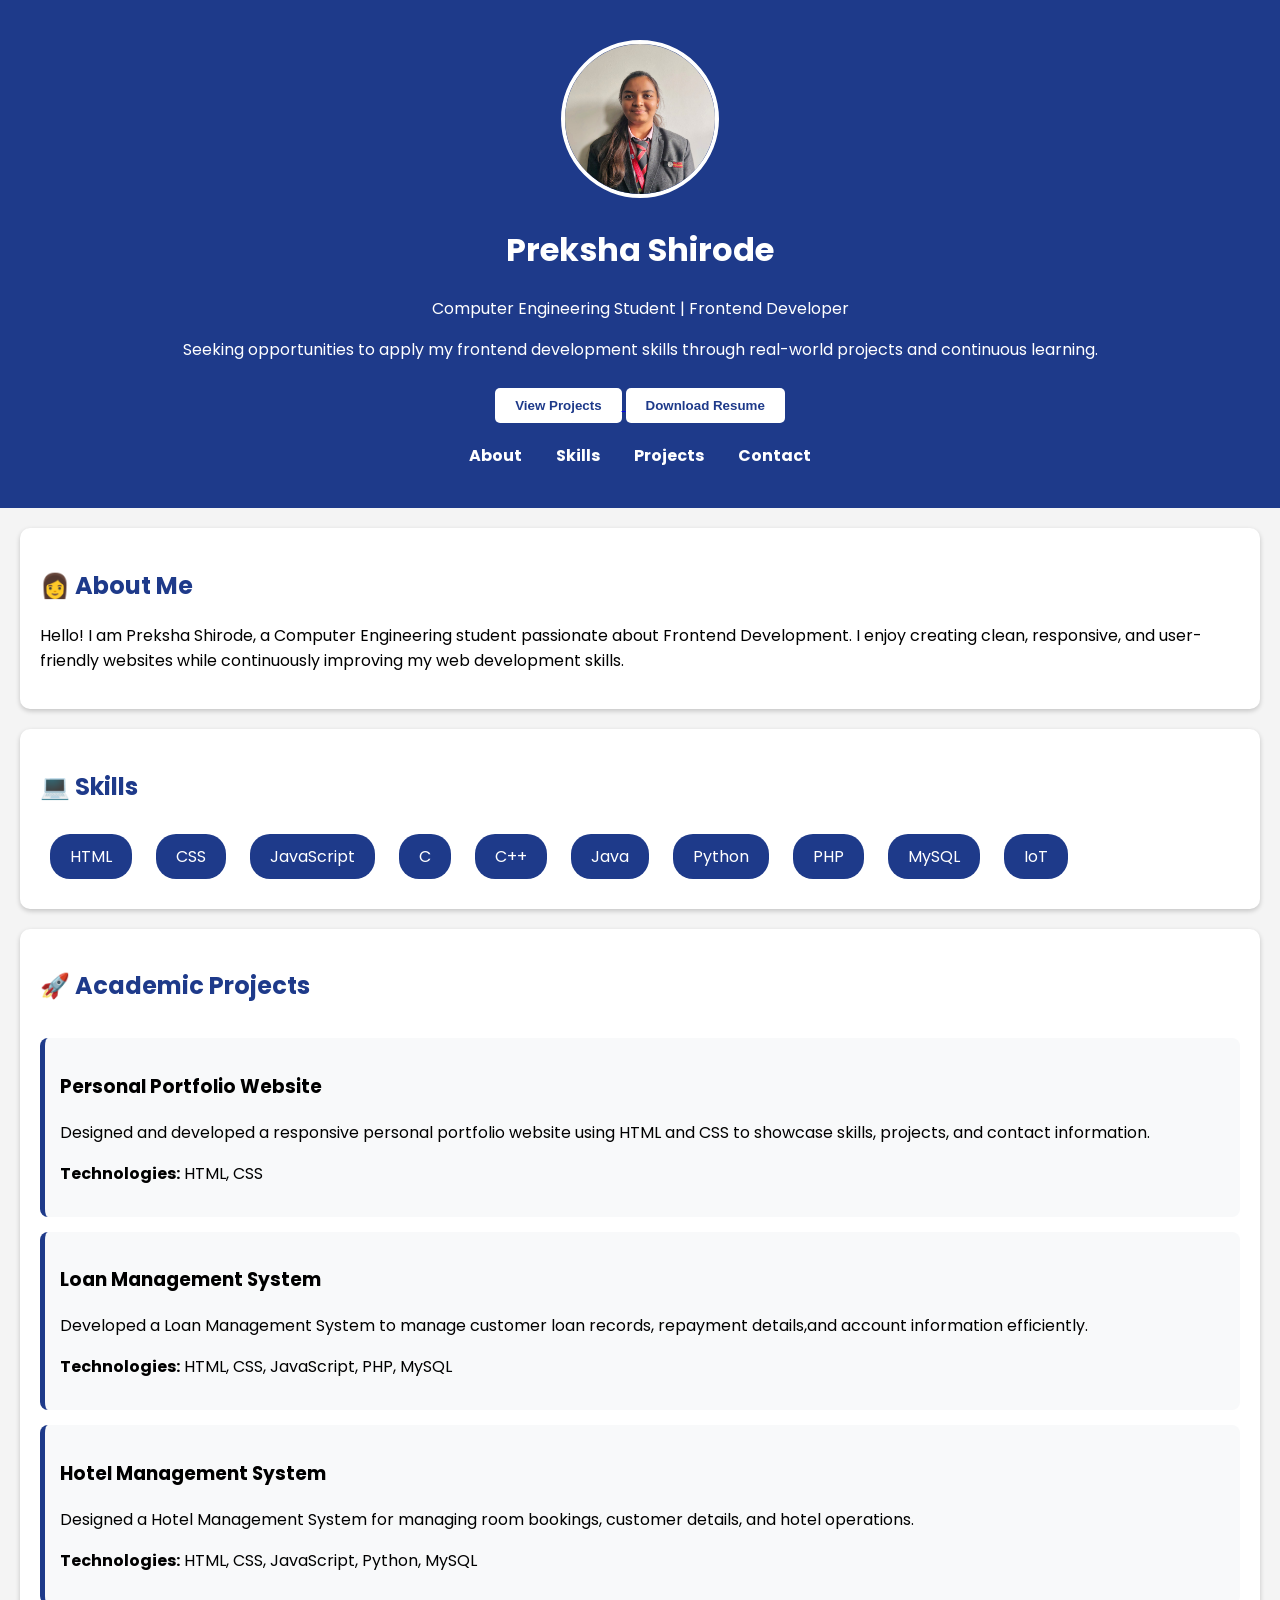
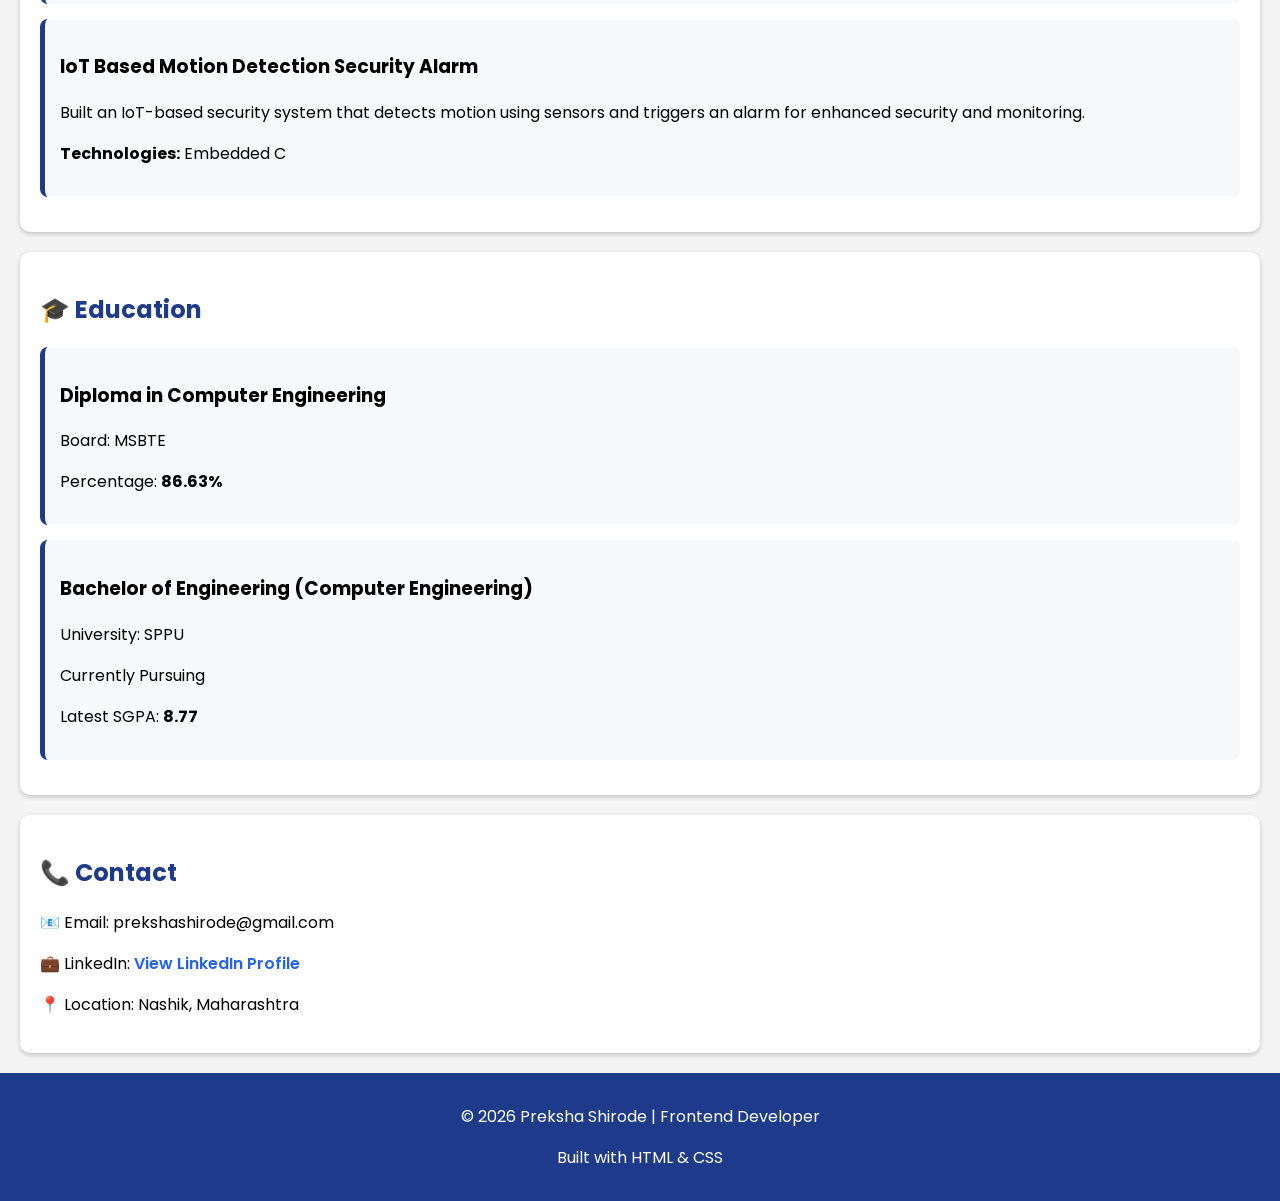
<file: index.html>
<!DOCTYPE html>
<html>
<head>
    <title>My Portfolio</title>
    <link rel="stylesheet" href="style.css">
    <link href="https://fonts.googleapis.com/css2?family=Poppins:wght@300;400;600&display=swap" rel="stylesheet">
</head>
<body>

<header>
    <img src="Prekshaimg.avif" alt="Profile Photo" class="profile-pic">
    <h1>Preksha Shirode</h1>
    <p>Computer Engineering Student | Frontend Developer</p>
    <p>Seeking opportunities to apply my frontend development skills through real-world projects and continuous learning.</p>

    <a href="#projects">
        <button class="hero-btn">View Projects</button>
    </a>

    <a href="Preksha_Resume.pdf" target="_blank">
        <button class="hero-btn">Download Resume</button>
    </a>

    <nav>
    <a href="#about">About</a>
    <a href="#skills">Skills</a>
    <a href="#projects">Projects</a>
    <a href="#contact">Contact</a>
</nav>
</header>

<section id="about">
    <h2>👩 About Me</h2>

    <p>
         Hello! I am Preksha Shirode, a Computer Engineering student passionate about Frontend Development. I enjoy creating clean, responsive, and user-friendly websites while continuously improving my web development skills.
    </p>

</section>

<section id="skills">
    <h2>💻 Skills</h2>

    <div class="skill-box">HTML</div>
    <div class="skill-box">CSS</div>
    <div class="skill-box">JavaScript</div>
    <div class="skill-box">C</div>
    <div class="skill-box">C++</div>
    <div class="skill-box">Java</div>
    <div class="skill-box">Python</div>
    <div class="skill-box">PHP</div>
    <div class="skill-box">MySQL</div>
    <div class="skill-box">IoT</div>

</section>

<section id="projects">
    <h2>🚀 Academic Projects</h2>
    <div class="projects-container"></div>
    <div class="project-card">
        <h3>Personal Portfolio Website</h3>
        <p>Designed and developed a responsive personal portfolio website using HTML and CSS 
        to showcase skills, projects, and contact information.</p>
        <p><strong>Technologies:</strong> HTML, CSS</p>
    </div>

    <div class="project-card">
        <h3>Loan Management System</h3>
        <p>Developed a Loan Management System to manage customer loan records, 
        repayment details,and account information efficiently.</p>
        <p><strong>Technologies:</strong> HTML, CSS, JavaScript, PHP, MySQL</p>
    </div>

    <div class="project-card">
        <h3>Hotel Management System</h3>
        <p>Designed a Hotel Management System for managing room bookings, 
        customer details, and hotel operations.</p>
        <p><strong>Technologies:</strong> HTML, CSS, JavaScript, Python, MySQL</p>
    </div>

    <div class="project-card">
        <h3>IoT Based Motion Detection Security Alarm</h3>
        <p>Built an IoT-based security system that detects motion using sensors
        and triggers an alarm for enhanced security and monitoring.</p>
        <p><strong>Technologies:</strong> Embedded C</p>
    </div>

</section>

<section id="education">

    <h2>🎓 Education</h2>

    <div class="project-card">
        <h3>Diploma in Computer Engineering</h3>
        <p>Board: MSBTE</p>
        <p>Percentage: <strong>86.63%</strong></p>
    </div>

    <div class="project-card">
        <h3>Bachelor of Engineering (Computer Engineering)</h3>
        <p>University: SPPU</p>
        <p>Currently Pursuing</p>
        <p>Latest SGPA: <strong>8.77</strong></p>
    </div>

</section>

<section id="contact">
    <h2>📞 Contact</h2>

    <p>📧 Email: prekshashirode@gmail.com</p>

    <p>💼 LinkedIn:
    <a href="https://www.linkedin.com/in/preksha-shirode-1673a83a6" target="_blank">
    View LinkedIn Profile</a>
    </p>

    <p>📍 Location: Nashik, Maharashtra</p>

</section>

<footer>
    <p>© 2026 Preksha Shirode | Frontend Developer</p>
    <p>Built with HTML & CSS</p>
</footer>

</body>
</html>
</file>
<file: style.css>
body{
    font-family: Arial, sans-serif;
    margin:0;
    padding:0;
    background:#f4f4f4;
}
body{
    font-family:'Poppins',sans-serif;
}

header{
    background:#1e3a8a;
    color:white;
    text-align:center;
    padding:40px;
}

section{
    background:white;
    margin:20px;
    padding:20px;
    border-radius:10px;
    box-shadow:0px 2px 5px rgba(0,0,0,0.2);
}

h2{
    color:#1e3a8a;
}

footer{
    background:#1e3a8a;
    color:white;
    text-align:center;
    padding:15px;
}
nav{
    margin-top:20px;
    position:sticky;
    top:0;
}

nav a{
    color:white;
    text-decoration:none;
    margin:0 15px;
    font-weight:bold;
}

nav a:hover{
    text-decoration:underline;
}
.skill-box{
    display:inline-block;
    background:#1e3a8a;
    color:white;
    padding:10px 20px;
    margin:10px;
    border-radius:20px;
    transition:0.3s;
}

.skill-box:hover{
    transform:translateY(-3px);
}
.project-card{
    background:#f8f9fa;
    padding:15px;
    margin:15px 0;
    border-left:5px solid #1e3a8a;
    border-radius:8px;
    transition:0.3s;
}

.project-card:hover{
    transform:scale(1.02);
}
.profile-pic{
    width:150px;
    height:150px;
    border-radius:50%;
    border:4px solid white;
    object-fit:cover;
}
nav a{
    color:white;
    text-decoration:none;
    margin:0 15px;
    font-weight:bold;
    transition:0.3s;
}

nav a:hover{
    color:#ffd700;
}
html{
    scroll-behavior:smooth;
}
.projects-container{
    display:flex;
    gap:20px;
    flex-wrap:wrap;
}
@media(max-width:768px){

    nav a{
        display:block;
        margin:10px;
    }

    .project-card{
        width:100%;
    }

}
.hero-btn{
    background:white;
    color:#1e3a8a;
    border:none;
    padding:10px 20px;
    border-radius:5px;
    cursor:pointer;
    font-weight:bold;
    margin-top:10px;
}

.hero-btn:hover{
    background:#f0f0f0;
}
#contact a{
    color:#2563eb;
    font-weight:600;
    text-decoration:none;
}

#contact a:hover{
    text-decoration:underline;
}
</file>
